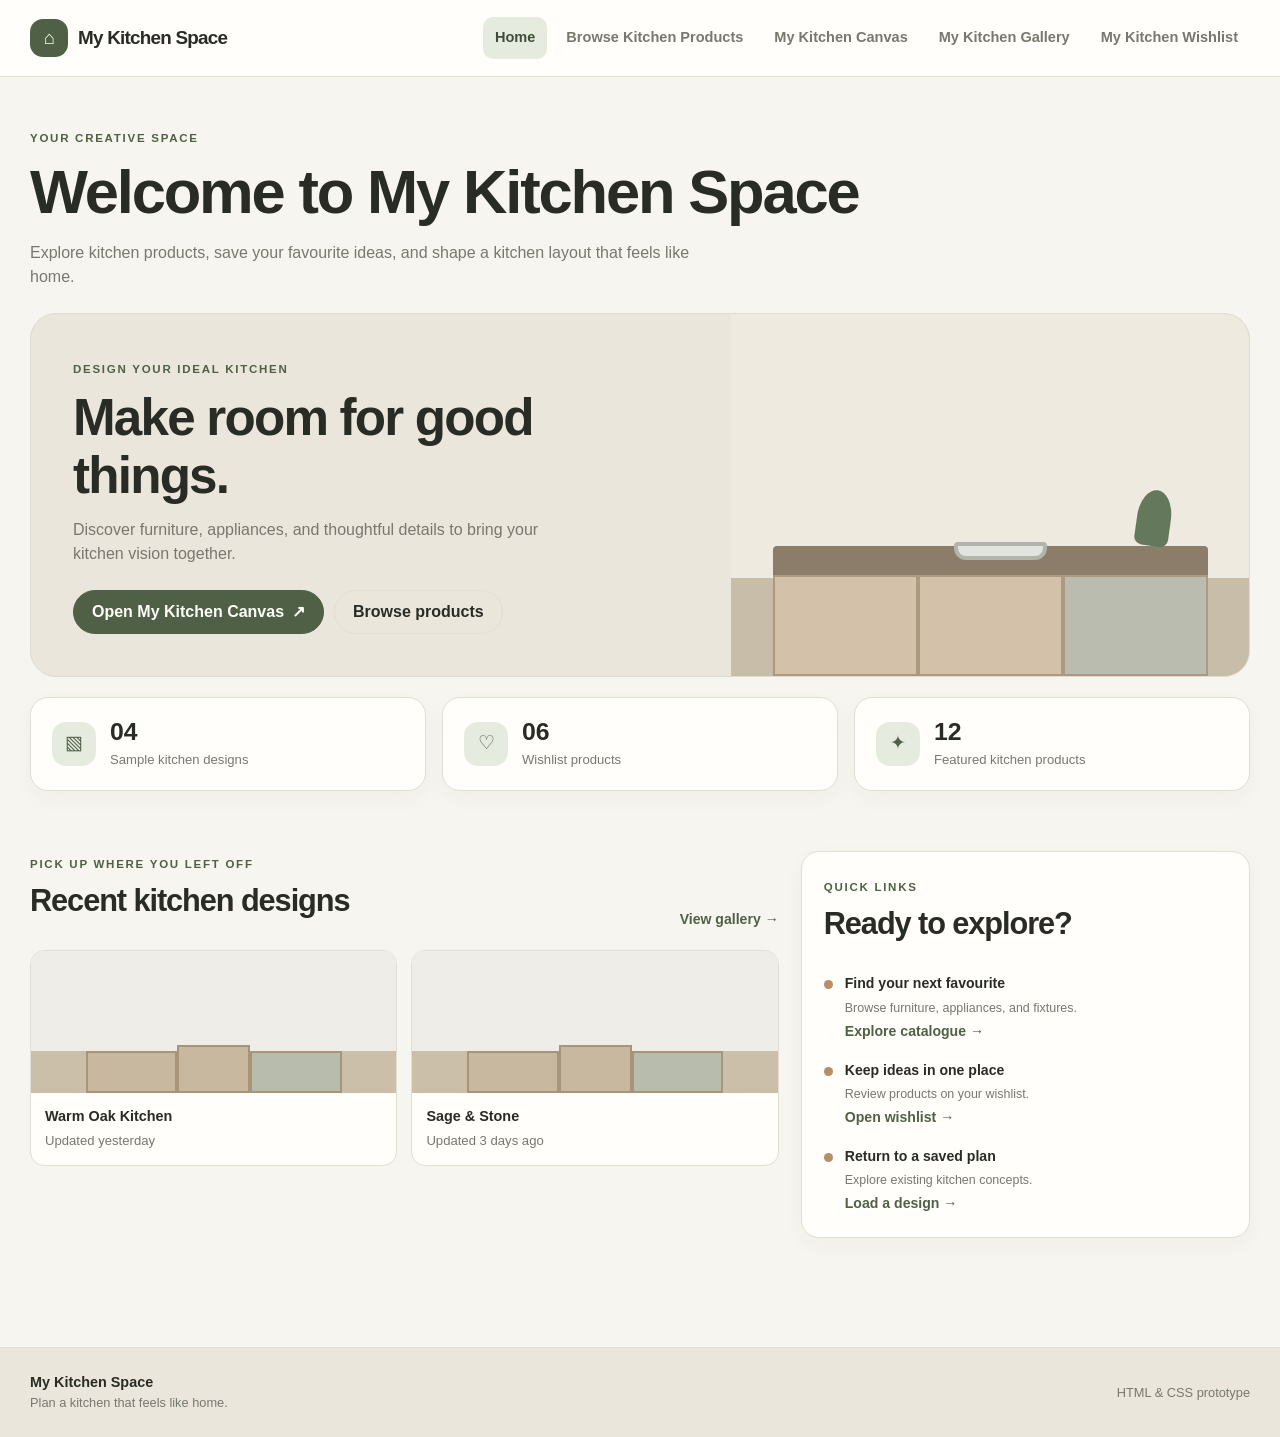
<file: index.html>
<!DOCTYPE html>
<html lang="en">
<head>
  <meta charset="UTF-8">
  <meta name="viewport" content="width=device-width, initial-scale=1.0">
  <title>Home Dashboard | My Kitchen Space</title>
  <link rel="stylesheet" href="assets/css/style.css">
</head>
<body>
<header class="topbar">
  <div class="container topbar-inner">
    <a class="brand" href="index.html"><span class="brand-mark">⌂</span><span>My Kitchen Space</span></a>
    <nav class="nav" aria-label="Main navigation">
      <a class="active" href="index.html">Home</a>
      <a class="" href="products.html">Browse Kitchen Products</a>
      <a class="" href="canvas.html">My Kitchen Canvas</a>
      <a class="" href="gallery.html">My Kitchen Gallery</a>
      <a class="" href="wishlist.html">My Kitchen Wishlist</a>
    </nav>
  </div>
</header>
<main>
<section class="container page-header">
  <span class="eyebrow">YOUR CREATIVE SPACE</span>
  <h1>Welcome to My Kitchen Space</h1>
  <p>Explore kitchen products, save your favourite ideas, and shape a kitchen layout that feels like home.</p>
</section>
<section class="container">
  <div class="welcome-banner">
    <div class="welcome-copy">
      <span class="eyebrow">DESIGN YOUR IDEAL KITCHEN</span>
      <h1>Make room for good things.</h1>
      <p>Discover furniture, appliances, and thoughtful details to bring your kitchen vision together.</p>
      <div style="display:flex;gap:10px;flex-wrap:wrap">
        <a class="button" href="canvas.html">Open My Kitchen Canvas <span aria-hidden="true">↗</span></a>
        <a class="button secondary" href="products.html">Browse products</a>
      </div>
    </div>
    <div class="welcome-art" role="img" aria-label="Illustration of a warm modern kitchen">
      <div class="kitchen-wall"></div><div class="kitchen-floor"></div>
      <div class="kitchen-counter"></div><div class="kitchen-cabinet"></div>
      <div class="kitchen-cabinet two"></div><div class="kitchen-cabinet three"></div>
      <div class="kitchen-sink"></div><div class="kitchen-plant"></div>
    </div>
  </div>
  <div class="stat-grid">
    <article class="card stat-card"><div class="stat-icon">▧</div><div><strong>04</strong><span>Sample kitchen designs</span></div></article>
    <article class="card stat-card"><div class="stat-icon">♡</div><div><strong>06</strong><span>Wishlist products</span></div></article>
    <article class="card stat-card"><div class="stat-icon">✦</div><div><strong>12</strong><span>Featured kitchen products</span></div></article>
  </div>
</section>
<section class="container section">
  <div class="recent-layout">
    <div>
      <div class="section-head">
        <div><span class="eyebrow">PICK UP WHERE YOU LEFT OFF</span><h2>Recent kitchen designs</h2></div>
        <a class="card-link" href="gallery.html">View gallery →</a>
      </div>
      <div class="mini-designs">
        <article class="mini-design-card">
          <div class="mini-design-image"><div class="mini-wall"></div><div class="mini-floor"></div><div class="mini-cab"></div><div class="mini-cab b"></div><div class="mini-cab c"></div></div>
          <div class="mini-design-info"><strong>Warm Oak Kitchen</strong><span class="small-muted">Updated yesterday</span></div>
        </article>
        <article class="mini-design-card">
          <div class="mini-design-image"><div class="mini-wall"></div><div class="mini-floor"></div><div class="mini-cab"></div><div class="mini-cab b"></div><div class="mini-cab c"></div></div>
          <div class="mini-design-info"><strong>Sage &amp; Stone</strong><span class="small-muted">Updated 3 days ago</span></div>
        </article>
      </div>
    </div>
    <aside class="card card-pad">
      <div class="section-head"><div><span class="eyebrow">QUICK LINKS</span><h2>Ready to explore?</h2></div></div>
      <div class="activity-list">
        <div class="activity-row"><div class="activity-dot"></div><div><strong>Find your next favourite</strong><span>Browse furniture, appliances, and fixtures.</span><br><a class="card-link" href="products.html">Explore catalogue →</a></div></div>
        <div class="activity-row"><div class="activity-dot"></div><div><strong>Keep ideas in one place</strong><span>Review products on your wishlist.</span><br><a class="card-link" href="wishlist.html">Open wishlist →</a></div></div>
        <div class="activity-row"><div class="activity-dot"></div><div><strong>Return to a saved plan</strong><span>Explore existing kitchen concepts.</span><br><a class="card-link" href="gallery.html">Load a design →</a></div></div>
      </div>
    </aside>
  </div>
</section>
</main>
<footer class="footer">
  <div class="container footer-inner">
    <div><strong>My Kitchen Space</strong><br>Plan a kitchen that feels like home.</div>
    <div>HTML &amp; CSS prototype</div>
  </div>
</footer>
</body>
</html>
</file>
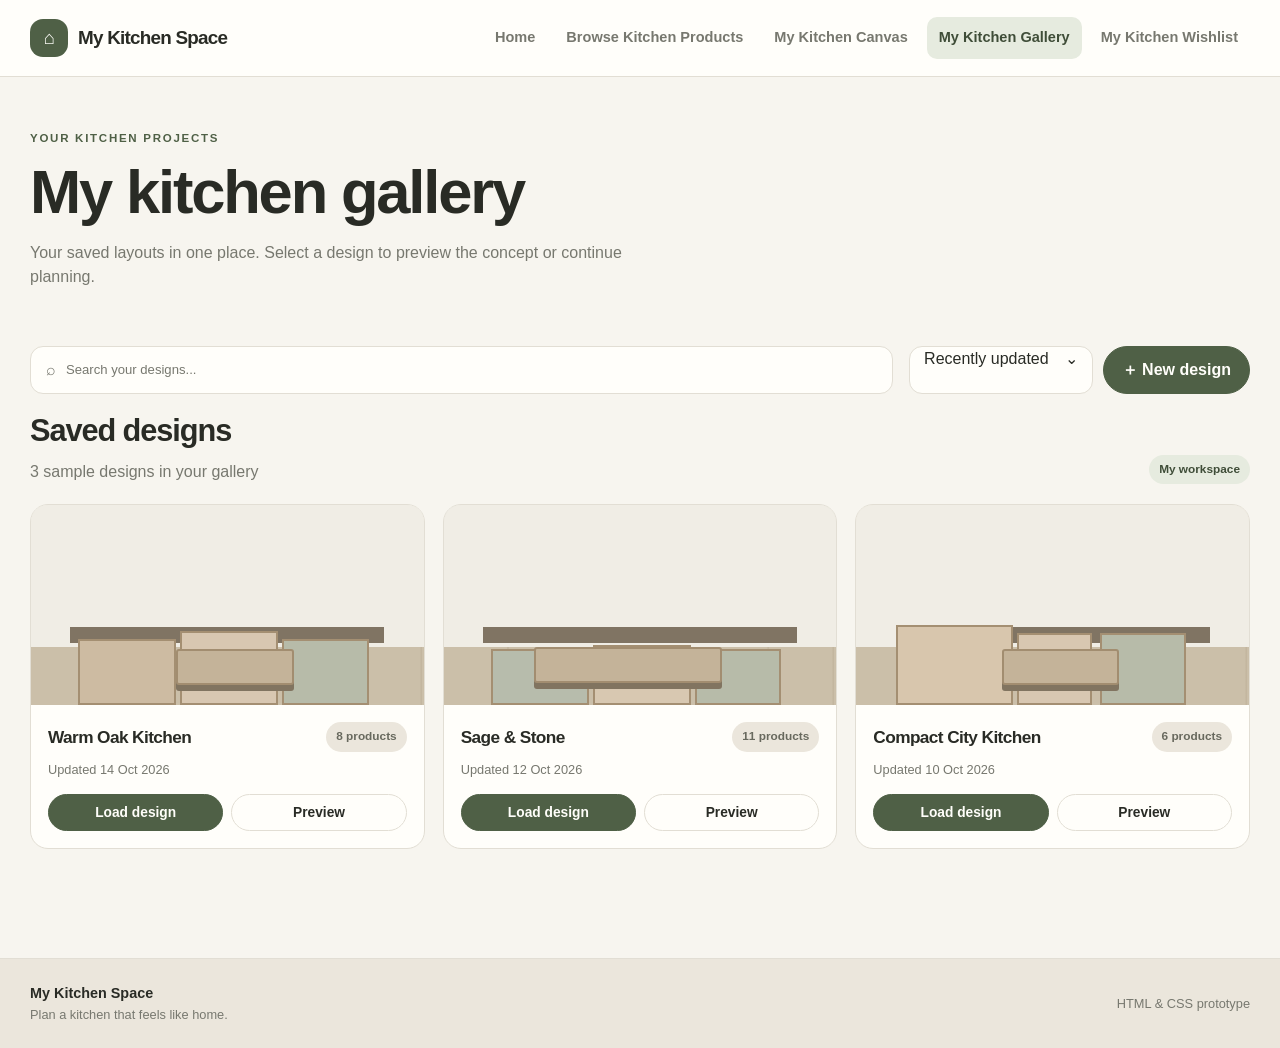
<file: gallery.html>
<!DOCTYPE html>
<html lang="en">
<head>
  <meta charset="UTF-8">
  <meta name="viewport" content="width=device-width, initial-scale=1.0">
  <title>My Kitchen Gallery | My Kitchen Space</title>
  <link rel="stylesheet" href="assets/css/style.css">
</head>
<body>
<header class="topbar">
  <div class="container topbar-inner">
    <a class="brand" href="index.html"><span class="brand-mark">⌂</span><span>My Kitchen Space</span></a>
    <nav class="nav" aria-label="Main navigation">
      <a class="" href="index.html">Home</a>
      <a class="" href="products.html">Browse Kitchen Products</a>
      <a class="" href="canvas.html">My Kitchen Canvas</a>
      <a class="active" href="gallery.html">My Kitchen Gallery</a>
      <a class="" href="wishlist.html">My Kitchen Wishlist</a>
    </nav>
  </div>
</header>
<main>
<section class="container page-header">
  <span class="eyebrow">YOUR KITCHEN PROJECTS</span>
  <h1>My kitchen gallery</h1>
  <p>Your saved layouts in one place. Select a design to preview the concept or continue planning.</p>
</section>
<section class="container section" style="padding-top:8px">
  <div class="gallery-toolbar">
    <div class="search"><span aria-hidden="true">⌕</span><span class="small-muted">Search your designs...</span></div>
    <div style="display:flex;gap:10px;flex-wrap:wrap"><span class="select">Recently updated　⌄</span><a href="canvas.html" class="button">＋ New design</a></div>
  </div>
  <div class="section-head"><div><h2>Saved designs</h2><p>3 sample designs in your gallery</p></div><span class="pill green">My workspace</span></div>
  <div class="grid-3 gallery-grid">
    <article class="design-card">
      <div class="design-art art-1"><div class="room-back"></div><div class="room-ground"></div><div class="worktop"></div><div class="unit"></div><div class="unit b"></div><div class="unit c"></div><div class="island"></div></div>
      <div class="design-card-body">
        <div class="design-card-meta"><h3>Warm Oak Kitchen</h3><span class="pill">8 products</span></div>
        <p>Updated 14 Oct 2026</p>
        <div class="design-card-actions"><a class="button small" href="canvas.html">Load design</a><a class="button small secondary" href="canvas.html">Preview</a></div>
      </div>
    </article>
<article class="design-card">
      <div class="design-art art-2"><div class="room-back"></div><div class="room-ground"></div><div class="worktop"></div><div class="unit"></div><div class="unit b"></div><div class="unit c"></div><div class="island"></div></div>
      <div class="design-card-body">
        <div class="design-card-meta"><h3>Sage & Stone</h3><span class="pill">11 products</span></div>
        <p>Updated 12 Oct 2026</p>
        <div class="design-card-actions"><a class="button small" href="canvas.html">Load design</a><a class="button small secondary" href="canvas.html">Preview</a></div>
      </div>
    </article>
<article class="design-card">
      <div class="design-art art-3"><div class="room-back"></div><div class="room-ground"></div><div class="worktop"></div><div class="unit"></div><div class="unit b"></div><div class="unit c"></div><div class="island"></div></div>
      <div class="design-card-body">
        <div class="design-card-meta"><h3>Compact City Kitchen</h3><span class="pill">6 products</span></div>
        <p>Updated 10 Oct 2026</p>
        <div class="design-card-actions"><a class="button small" href="canvas.html">Load design</a><a class="button small secondary" href="canvas.html">Preview</a></div>
      </div>
    </article>
  </div>
</section>
</main>
<footer class="footer">
  <div class="container footer-inner">
    <div><strong>My Kitchen Space</strong><br>Plan a kitchen that feels like home.</div>
    <div>HTML &amp; CSS prototype</div>
  </div>
</footer>
</body>
</html>
</file>
<file: assets/css/style.css>
:root {
  /* My Kitchen Space shared palette */
  --cream: #F7F5EF;
  --olive: #4F6046;
  --olive-dark: #3F4D38;
  --sage: #E6EBDF;
  --sand: #EBE6DC;
  --charcoal: #292B25;
  --clay: #B78D6A;

  --muted: #77786F;
  --line: #E2DED4;
  --white: #FFFEFA;
  --shadow: 0 14px 36px rgba(47, 48, 39, .07);
  --radius: 18px;
}
* { box-sizing: border-box; }
html { scroll-behavior: smooth; }
body {
  margin: 0;
  background: var(--cream);
  color: var(--charcoal);
  font-family: Inter, "Segoe UI", Arial, sans-serif;
  line-height: 1.5;
}
a { color: inherit; text-decoration: none; }
img { max-width: 100%; display: block; }
button, input, select { font: inherit; }
.container { width: min(1220px, calc(100% - 48px)); margin: 0 auto; }
.eyebrow {
  display: inline-block; margin-bottom: 11px; color: var(--olive);
  font-size: .72rem; font-weight: 800; letter-spacing: .15em; text-transform: uppercase;
}
h1, h2, h3, p { margin-top: 0; }
h1, h2, h3 { letter-spacing: -.035em; line-height: 1.12; }
h1 { font-size: clamp(2.2rem, 4.8vw, 4.1rem); margin-bottom: 14px; }
h2 { font-size: clamp(1.55rem, 2.4vw, 2.2rem); margin-bottom: 12px; }
h3 { font-size: 1.08rem; margin-bottom: 8px; }
p { color: var(--muted); }
.small-muted { font-size: .82rem; color: var(--muted); }
.button {
  display: inline-flex; align-items: center; justify-content: center; gap: 8px;
  min-height: 44px; padding: 0 18px; border: 1px solid var(--olive);
  border-radius: 999px; background: var(--olive); color: var(--white); font-weight: 700;
}
.button.secondary { background: transparent; border-color: var(--line); color: var(--charcoal); }
.button.soft { background: var(--sage); color: var(--olive-dark); border-color: transparent; }
.button.small { min-height: 37px; padding: 0 14px; font-size: .86rem; }
.icon {
  display: inline-grid; place-items: center; flex: 0 0 auto;
  width: 38px; height: 38px; border: 1px solid var(--line); border-radius: 12px;
  color: var(--olive); background: var(--white); font-size: 1.1rem;
}
.topbar {
  position: sticky; top: 0; z-index: 10; background: rgba(255,254,250,.95);
  border-bottom: 1px solid var(--line); backdrop-filter: blur(12px);
}
.topbar-inner { display: flex; align-items: center; gap: 26px; min-height: 76px; }
.brand { display: flex; align-items: center; gap: 10px; font-weight: 850; font-size: 1.18rem; letter-spacing: -.04em; white-space: nowrap; }
.brand-mark {
  display: grid; place-items: center; width: 38px; height: 38px; border-radius: 13px;
  background: var(--olive); color: var(--white); font-size: 1.15rem;
}
.nav { display: flex; align-items: center; gap: 7px; margin-left: auto; }
.nav a {
  padding: 10px 12px; border-radius: 10px; color: var(--muted);
  font-size: .91rem; font-weight: 650; white-space: nowrap;
}
.nav a:hover { background: var(--cream); color: var(--charcoal); }
.nav a.active { background: var(--sage); color: var(--olive-dark); }
.topbar-actions { display: flex; align-items: center; gap: 10px; }
.avatar {
  display: grid; place-items: center; width: 38px; height: 38px;
  border-radius: 50%; background: #d7c8b2; color: #514b40; font-weight: 800; font-size: .8rem;
}
.page-header { padding: 48px 0 24px; }
.page-header p { max-width: 660px; margin-bottom: 0; }
.section { padding: 28px 0 64px; }
.section-head { display: flex; align-items: end; justify-content: space-between; gap: 24px; margin-bottom: 20px; }
.section-head p { margin-bottom: 0; }
.card {
  border: 1px solid var(--line); border-radius: var(--radius); background: var(--white);
  box-shadow: 0 7px 22px rgba(47, 48, 39, .035);
}
.card-pad { padding: 22px; }
.grid-2 { display: grid; grid-template-columns: repeat(2,minmax(0,1fr)); gap: 22px; }
.grid-3 { display: grid; grid-template-columns: repeat(3,minmax(0,1fr)); gap: 18px; }
.grid-4 { display: grid; grid-template-columns: repeat(4,minmax(0,1fr)); gap: 16px; }
.pill { display: inline-flex; align-items: center; gap: 6px; border-radius: 999px; padding: 6px 10px; font-size: .74rem; font-weight: 750; background: var(--sand); color: #68695e; }
.pill.green { background: var(--sage); color: var(--olive-dark); }
.card-link { color: var(--olive); font-weight: 750; font-size: .88rem; }
.divider { height: 1px; background: var(--line); margin: 18px 0; }

/* Dashboard */
.welcome-banner {
  display: grid; grid-template-columns: 1.15fr .85fr; min-height: 320px; overflow: hidden;
  border-radius: 26px; background: var(--sand); border: 1px solid #dfdbd0;
}
.welcome-copy { padding: 42px; align-self: center; }
.welcome-copy h1 { max-width: 600px; font-size: clamp(2.2rem,4vw,3.7rem); }
.welcome-copy p { max-width: 500px; margin-bottom: 24px; }
.welcome-art { position: relative; min-height: 270px; overflow: hidden; background: linear-gradient(145deg,#ded7c7,#c6c8b4); }
.kitchen-wall { position:absolute; inset:0 0 27%; background: #eeeae0; }
.kitchen-floor { position:absolute; inset:73% 0 0; background: repeating-linear-gradient(90deg,#c8bda8 0 75px,#bfb39f 76px 78px); }
.kitchen-counter { position:absolute; left:8%; right:8%; bottom:27%; height:9%; border-radius:4px; background:#8b7d69; }
.kitchen-cabinet { position:absolute; bottom:0; left:8%; width:28%; height:28%; background:#d3c2a9; border:2px solid #ad9a7e; }
.kitchen-cabinet.two { left:36%; }
.kitchen-cabinet.three { left:64%; width:28%; background:#b9bcae; }
.kitchen-sink { position:absolute; left:43%; bottom:32%; width:18%; height:5%; border:4px solid #b1b5ad; border-radius:4px 4px 12px 12px; background:#e2e5df; }
.kitchen-plant { position:absolute; right:15%; bottom:36%; width:34px; height:56px; border-radius:50% 50% 8px 8px; background:#64795b; transform:rotate(8deg); }
.stat-grid { display:grid; grid-template-columns:repeat(3,1fr); gap:16px; margin-top:20px; }
.stat-card { padding:19px 21px; display:flex; gap:14px; align-items:center; }
.stat-card .stat-icon { display:grid; place-items:center; width:44px;height:44px;border-radius:14px;background:var(--sage);color:var(--olive);font-size:1.2rem; }
.stat-card strong { display:block; font-size:1.55rem; line-height:1.2; color:var(--charcoal); }
.stat-card span { font-size:.82rem; color:var(--muted); }
.recent-layout { display:grid; grid-template-columns:1.25fr .75fr; gap:22px; margin-top:32px; }
.mini-designs { display:grid; grid-template-columns:repeat(2,1fr); gap:14px; }
.mini-design-card { overflow:hidden; border:1px solid var(--line); border-radius:14px; background:var(--white); }
.mini-design-image { height:142px; position:relative; overflow:hidden; background:var(--sand); }
.mini-design-image .mini-wall {position:absolute;inset:0 0 30%;background:#efede7;}
.mini-design-image .mini-floor {position:absolute;inset:70% 0 0;background:#cbbfa9;}
.mini-design-image .mini-cab {position:absolute;bottom:0;left:15%;width:25%;height:30%;background:#c8b89f;border:2px solid #a79479;}
.mini-design-image .mini-cab.b {left:40%;width:20%;height:34%;}
.mini-design-image .mini-cab.c {left:60%;width:25%;background:#b8bcad;}
.mini-design-info { padding:13px 14px; }
.mini-design-info strong { display:block; font-size:.9rem; }
.activity-list { display:grid; gap:17px; }
.activity-row { display:flex; gap:12px; align-items:flex-start; }
.activity-dot { width:9px;height:9px;border-radius:50%;background:var(--clay);margin-top:7px;flex:0 0 auto; }
.activity-row strong { display:block; font-size:.88rem; }
.activity-row span { color:var(--muted); font-size:.78rem; }

/* Catalogue */
.toolbar { display:flex; gap:12px; align-items:center; margin:24px 0 20px; }
.search {
  display:flex; align-items:center; gap:10px; flex:1; min-height:48px; padding:0 15px;
  border:1px solid var(--line); border-radius:13px; background:var(--white); color:var(--muted);
}
.search input { width:100%; border:0; outline:0; background:transparent; color:var(--charcoal); }
.select {
  min-height:48px; padding:0 14px; border:1px solid var(--line); border-radius:13px;
  background:var(--white); color:var(--charcoal);
}
.category-row { display:flex; flex-wrap:wrap; gap:8px; margin-bottom:20px; }
.category { padding:9px 15px; border-radius:999px; border:1px solid var(--line); background:var(--white); color:var(--muted); font-size:.84rem; }
.category.active { background:var(--olive); border-color:var(--olive); color:var(--white); }
.product-card { overflow:hidden; border:1px solid var(--line); border-radius:17px; background:var(--white); }
.product-visual { display:grid; place-items:center; position:relative; min-height:190px; padding:22px; background:var(--sand); }
.product-visual img { width:75%; height:150px; object-fit:contain; }
.wishlist-icon { position:absolute; top:12px; right:12px; display:grid; place-items:center; width:35px;height:35px;border-radius:50%;border:1px solid #e4dfd4;background:rgba(255,254,250,.9);color:var(--clay);font-size:1.1rem; }
.product-info { padding:16px; }
.product-info .category-label { color:var(--olive);font-size:.7rem;font-weight:800;letter-spacing:.1em;text-transform:uppercase; }
.product-info h3 { margin:7px 0 5px; }
.product-info p { min-height:39px; margin-bottom:14px; font-size:.82rem; }
.product-bottom { display:flex; align-items:center; justify-content:space-between; gap:10px; }
.product-price { font-weight:850; font-size:1rem; color:var(--charcoal); }
.product-dim { font-size:.72rem;color:var(--muted); }

/* Canvas */
.canvas-toolbar { display:flex; align-items:center; justify-content:space-between; gap:18px; margin:26px 0 16px; }
.canvas-toolbar-left,.canvas-toolbar-right { display:flex; gap:9px; align-items:center; flex-wrap:wrap; }
.canvas-workspace { display:grid; grid-template-columns:245px minmax(0,1fr); min-height:650px; border:1px solid var(--line); border-radius:20px; overflow:hidden; background:var(--white); box-shadow:var(--shadow); }
.canvas-sidebar { padding:19px; border-right:1px solid var(--line); background:#fbfaf6; }
.canvas-sidebar h3 { font-size:.96rem; }
.tool-section + .tool-section { margin-top:25px; padding-top:21px; border-top:1px solid var(--line); }
.canvas-product { display:flex; align-items:center; gap:10px; padding:9px; margin-bottom:8px; border:1px solid var(--line); border-radius:12px; background:var(--white); }
.canvas-product img { width:42px;height:42px;object-fit:contain;border-radius:9px;background:var(--sand); }
.canvas-product strong { display:block; font-size:.81rem; }
.canvas-product span { font-size:.72rem;color:var(--muted); }
.canvas-area { min-width:0; padding:22px; background:var(--sand); }
.canvas-area-top { display:flex; align-items:center; justify-content:space-between; gap:12px; margin-bottom:15px; color:var(--muted); font-size:.8rem; }
.canvas-stage {
  position:relative; aspect-ratio: 1.5; max-height:540px; margin:auto; overflow:hidden;
  border:1px solid #d0cbbf; background:var(--cream);
  background-image:linear-gradient(rgba(255,255,255,.47) 1px,transparent 1px),linear-gradient(90deg,rgba(255,255,255,.47) 1px,transparent 1px);
  background-size:30px 30px; box-shadow:0 8px 25px rgba(40,40,34,.05);
}
.stage-wall { position:absolute;inset:0 0 29%;background:#f0ede5; }
.stage-floor { position:absolute;inset:71% 0 0;background:repeating-linear-gradient(90deg,#d1c6b2 0 12%,#c9bea9 12.2% 12.5%); }
.stage-counter { position:absolute;left:8%;right:8%;bottom:28%;height:7%;background:#847865;border-radius:3px; }
.stage-cabinet { position:absolute;left:8%;bottom:0;width:22%;height:28%;border:2px solid #a69277;background:#cdbba2; }
.stage-cabinet.b {left:30%;width:22%;}
.stage-cabinet.c {left:52%;width:22%;background:#bfc1b4;}
.stage-appliance { position:absolute;left:74%;bottom:0;width:18%;height:28%;border:6px solid #686d67;background:#363a35; }
.stage-appliance:after {content:"";position:absolute;inset:12% 8% 25%;border:2px solid #757a73;background:#272b27;}
.stage-sink {position:absolute;left:39%;bottom:32%;width:18%;height:5%;border:4px solid #afb2ab;border-radius:3px 3px 12px 12px;background:#e1e3dc;}
.stage-label {position:absolute;left:50%;top:44%;transform:translate(-50%,-50%);color:#a9a597;letter-spacing:.18em;font-size:.7rem;font-weight:800;}
.selection-outline {position:absolute;left:36%;top:41%;width:18%;height:17%;border:1px dashed var(--olive);border-radius:4px;}
.selection-dot {position:absolute;width:9px;height:9px;border:1px solid white;border-radius:50%;background:var(--olive);}
.selection-dot.tl {left:-5px;top:-5px}.selection-dot.tr {right:-5px;top:-5px}.selection-dot.bl {left:-5px;bottom:-5px}.selection-dot.br {right:-5px;bottom:-5px}
.canvas-note {margin-top:14px;padding:12px 14px;border-radius:12px;background:var(--cream);color:var(--muted);font-size:.78rem;}
.setting-row {display:flex;justify-content:space-between;gap:10px;padding:9px 0;font-size:.81rem;}
.setting-row span {color:var(--muted);}
.setting-row strong {font-weight:750;}

/* Gallery */
.gallery-toolbar { display:flex;align-items:center;justify-content:space-between;gap:16px;margin:25px 0 20px; }
.design-card { overflow:hidden;border:1px solid var(--line);border-radius:18px;background:var(--white); }
.design-art {position:relative;height:200px;overflow:hidden;background:var(--sand);}
.design-art .room-back {position:absolute;inset:0 0 29%;background:#f0ede5;}
.design-art .room-ground {position:absolute;inset:71% 0 0;background:repeating-linear-gradient(90deg,#cbbfa9 0 16%,#c3b69f 16.2% 16.6%);}
.design-art .unit {position:absolute;bottom:0;left:12%;width:25%;height:33%;background:#cdbba2;border:2px solid #a48f72;}
.design-art .unit.b {left:38%;height:37%;background:#d8c7b1;}
.design-art .unit.c {left:64%;width:22%;background:#b7bba9;}
.design-art .worktop {position:absolute;left:10%;right:10%;bottom:31%;height:8%;background:#807463;}
.design-art .island {position:absolute;left:37%;bottom:10%;width:30%;height:18%;border-radius:3px;background:#c4b399;border:2px solid #a28d70;box-shadow:0 6px 0 #817460;}
.art-2 {background:#e4e0d6}.art-2 .unit {height:28%;background:#b7bcac}.art-2 .unit.b {height:30%;background:#d8c8b1}.art-2 .island {left:23%;width:48%;bottom:11%;}
.art-3 {background:#e7dfd2}.art-3 .unit {width:30%;left:10%;height:40%;background:#d8c6ad}.art-3 .unit.b {left:41%;width:19%;height:36%;}.art-3 .unit.c {left:62%;height:36%;}
.art-4 {background:#e3e5dc}.art-4 .unit {background:#9da58e}.art-4 .unit.b {background:#d4c4ab}.art-4 .island {background:#aab29b;}
.design-card-body {padding:17px;}
.design-card-meta {display:flex;align-items:center;justify-content:space-between;gap:10px;margin-bottom:8px;}
.design-card-meta h3 {margin-bottom:0;}
.design-card-body p {font-size:.8rem;margin-bottom:15px;}
.design-card-actions {display:flex;gap:8px;}
.design-card-actions .button {flex:1;}

/* Wishlist */
.wishlist-card {display:flex;gap:18px;align-items:center;padding:15px;border:1px solid var(--line);border-radius:16px;background:var(--white);}
.wishlist-image {display:grid;place-items:center;flex:0 0 125px;height:120px;border-radius:12px;background:var(--sand);}
.wishlist-image img {width:90px;height:90px;object-fit:contain;}
.wishlist-details {min-width:0;flex:1;}
.wishlist-details .product-bottom {justify-content:flex-start;gap:18px;margin:9px 0 12px;}
.wishlist-actions {display:flex;gap:8px;flex-wrap:wrap;}
.remove-link {align-self:flex-start;border:0;background:none;color:var(--clay);font-size:.8rem;font-weight:700;}
.wishlist-grid {display:grid;grid-template-columns:repeat(2,minmax(0,1fr));gap:14px;}
.empty-panel {text-align:center;padding:55px 25px;border:1px dashed #d2cbbd;border-radius:20px;background:rgba(255,254,250,.65);}
.empty-panel .empty-heart {font-size:2.5rem;color:var(--clay);margin-bottom:8px;}
.footer {border-top:1px solid var(--line);background:var(--sand);padding:24px 0;margin-top:45px;}
.footer-inner {display:flex;justify-content:space-between;gap:20px;align-items:center;color:var(--muted);font-size:.8rem;}
.footer-inner strong {color:var(--charcoal);font-size:.9rem;}

@media (max-width: 1000px) {
  .nav {gap:0}.nav a {padding:9px 8px;font-size:.82rem}
  .grid-4 {grid-template-columns:repeat(2,minmax(0,1fr))}
  .catalogue-grid {grid-template-columns:repeat(2,minmax(0,1fr))}
  .recent-layout {grid-template-columns:1fr}
  .canvas-workspace {grid-template-columns:220px minmax(0,1fr)}
}
@media (max-width: 720px) {
  .container {width:calc(100% - 28px)}
  .topbar-inner {flex-wrap:wrap;gap:10px;padding:12px 0}
  .nav {order:3;width:100%;overflow-x:auto;margin:0}
  .nav a {font-size:.79rem}
  .topbar-actions {margin-left:auto}
  .welcome-banner {grid-template-columns:1fr}
  .welcome-copy {padding:29px}
  .welcome-art {min-height:200px}
  .stat-grid {grid-template-columns:1fr}
  .grid-3,.grid-2 {grid-template-columns:1fr}
  .page-header {padding-top:32px}
  .toolbar,.gallery-toolbar {align-items:stretch;flex-direction:column}
  .select {width:100%}
  .catalogue-grid {grid-template-columns:repeat(2,minmax(0,1fr))}
  .canvas-workspace {grid-template-columns:1fr}
  .canvas-sidebar {border-right:0;border-bottom:1px solid var(--line)}
  .canvas-area {padding:10px}
  .canvas-toolbar {align-items:flex-start;flex-direction:column}
  .wishlist-grid {grid-template-columns:1fr}
  .wishlist-card {align-items:flex-start}
  .wishlist-image {flex-basis:90px;height:100px}
  .wishlist-image img {width:76px;height:76px}
  .footer-inner {align-items:flex-start;flex-direction:column}
}
@media (max-width: 470px) {
  .catalogue-grid {grid-template-columns:1fr}
  .mini-designs {grid-template-columns:1fr}
  .product-visual {min-height:220px}
  .wishlist-card {flex-wrap:wrap}
  .wishlist-details {flex-basis:calc(100% - 110px)}
}
</file>
